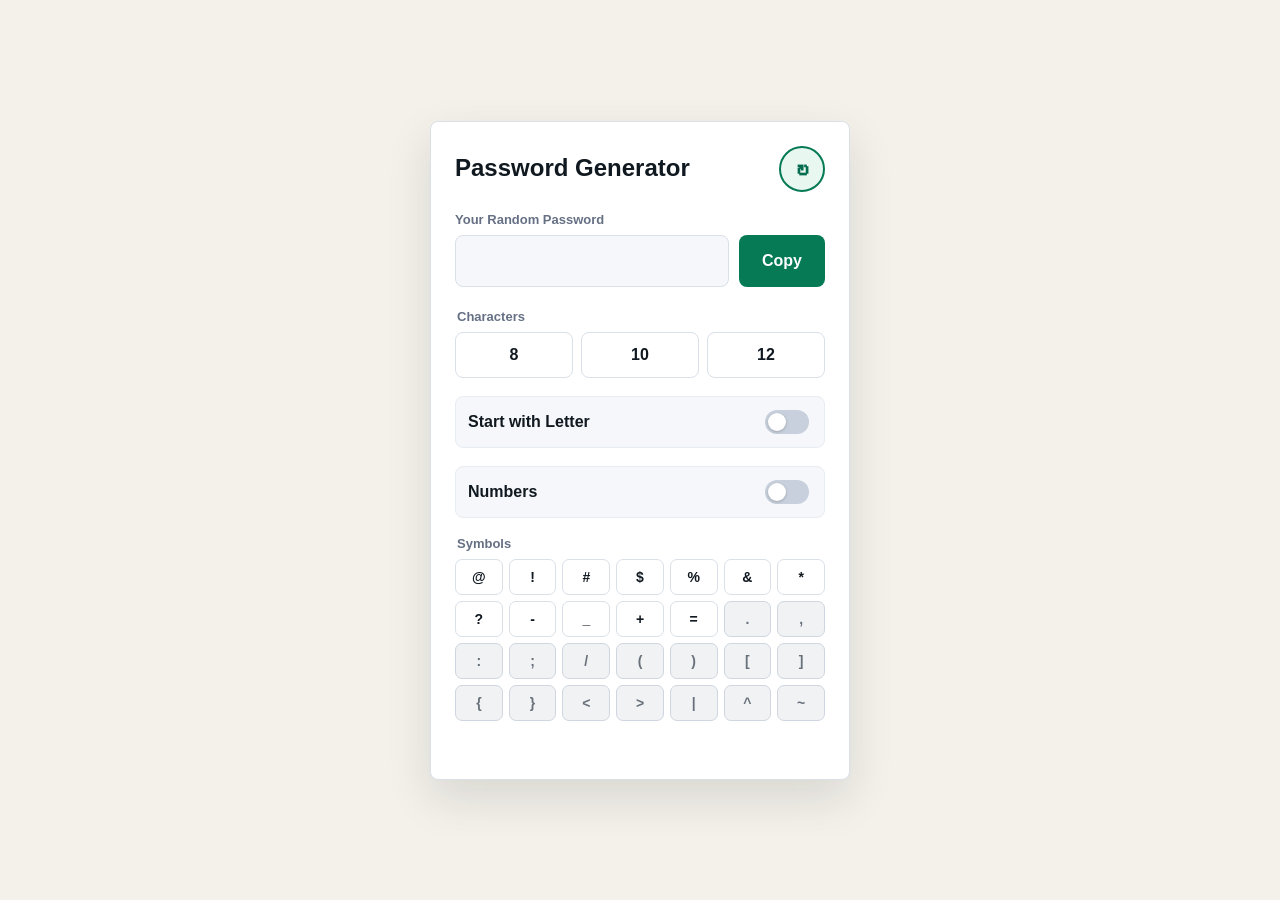
<file: index.html>
<!doctype html>
<html lang="ko">
<head>
  <meta charset="utf-8" />
  <meta name="viewport" content="width=device-width, initial-scale=1" />
  <title>Password Generator</title>
  <link rel="stylesheet" href="styles.css" />
</head>
<body>
  <main class="generator-shell" aria-label="Password Generator">
    <section class="generator-panel">
      <div class="panel-header">
        <h1>Password Generator</h1>
        <button id="generate" class="refresh-button" type="button" aria-label="새 비밀번호 생성" title="새 비밀번호 생성">
          <span aria-hidden="true">↻</span>
        </button>
      </div>

      <label class="field-label" for="password">Your Random Password</label>
      <div class="password-row">
        <input id="password" type="text" readonly aria-live="polite" />
        <button id="copy" class="copy-button" type="button">Copy</button>
      </div>

      <div class="options">
        <fieldset class="option-block">
          <legend class="option-title">Characters</legend>
          <div class="length-options">
            <label><input type="radio" name="length" value="8" /><span>8</span></label>
            <label><input type="radio" name="length" value="10" /><span>10</span></label>
            <label><input type="radio" name="length" value="12" /><span>12</span></label>
          </div>
        </fieldset>

        <label class="switch-row">
          <span>Start with Letter</span>
          <input id="startWithLetter" type="checkbox" />
        </label>

        <label class="switch-row">
          <span>Numbers</span>
          <input id="useNumbers" type="checkbox" />
        </label>

        <fieldset class="option-block">
          <legend class="option-title">Symbols</legend>
          <div class="symbol-options">
            <label><input type="checkbox" name="symbol" value="@" /><span>@</span></label>
            <label><input type="checkbox" name="symbol" value="!" /><span>!</span></label>
            <label><input type="checkbox" name="symbol" value="#" /><span>#</span></label>
            <label><input type="checkbox" name="symbol" value="$" /><span>$</span></label>
            <label><input type="checkbox" name="symbol" value="%" /><span>%</span></label>
            <label><input type="checkbox" name="symbol" value="&amp;" /><span>&amp;</span></label>
            <label><input type="checkbox" name="symbol" value="*" /><span>*</span></label>
            <label><input type="checkbox" name="symbol" value="?" /><span>?</span></label>
            <label><input type="checkbox" name="symbol" value="-" /><span>-</span></label>
            <label><input type="checkbox" name="symbol" value="_" /><span>_</span></label>
            <label><input type="checkbox" name="symbol" value="+" /><span>+</span></label>
            <label><input type="checkbox" name="symbol" value="=" /><span>=</span></label>
            <label><input type="checkbox" name="symbol" value="." /><span class="symbol-caution" title="Small or easy to miss">.</span></label>
            <label><input type="checkbox" name="symbol" value="," /><span class="symbol-caution" title="Small or easy to miss">,</span></label>
            <label><input type="checkbox" name="symbol" value=":" /><span class="symbol-caution" title="Small or easy to miss">:</span></label>
            <label><input type="checkbox" name="symbol" value=";" /><span class="symbol-caution" title="Small or easy to miss">;</span></label>
            <label><input type="checkbox" name="symbol" value="/" /><span class="symbol-caution" title="Can be hard to distinguish">/</span></label>
            <label><input type="checkbox" name="symbol" value="(" /><span class="symbol-caution" title="Bracket symbol">(</span></label>
            <label><input type="checkbox" name="symbol" value=")" /><span class="symbol-caution" title="Bracket symbol">)</span></label>
            <label><input type="checkbox" name="symbol" value="[" /><span class="symbol-caution" title="Bracket symbol">[</span></label>
            <label><input type="checkbox" name="symbol" value="]" /><span class="symbol-caution" title="Bracket symbol">]</span></label>
            <label><input type="checkbox" name="symbol" value="{" /><span class="symbol-caution" title="Bracket symbol">{</span></label>
            <label><input type="checkbox" name="symbol" value="}" /><span class="symbol-caution" title="Bracket symbol">}</span></label>
            <label><input type="checkbox" name="symbol" value="&lt;" /><span class="symbol-caution" title="Can be hard to distinguish">&lt;</span></label>
            <label><input type="checkbox" name="symbol" value="&gt;" /><span class="symbol-caution" title="Can be hard to distinguish">&gt;</span></label>
            <label><input type="checkbox" name="symbol" value="|" /><span class="symbol-caution" title="Can be confused with I or l">|</span></label>
            <label><input type="checkbox" name="symbol" value="^" /><span class="symbol-caution" title="Small or easy to miss">^</span></label>
            <label><input type="checkbox" name="symbol" value="~" /><span class="symbol-caution" title="Small or easy to miss">~</span></label>
          </div>
        </fieldset>
      </div>

      <p id="message" class="message" aria-live="polite"></p>
    </section>
  </main>

  <script src="popup.js?v=20260901-character-error"></script>
</body>
</html>
</file>
<file: styles.css>
* {
  box-sizing: border-box;
}

:root {
  color-scheme: light;
  --page: #f4f1ea;
  --panel: #ffffff;
  --text: #101820;
  --muted: #667085;
  --border: #d9e0e8;
  --soft: #f5f7fa;
  --soft-border: #e8edf3;
  --primary: #057a55;
  --primary-dark: #046c4e;
  --danger: #c81e1e;
  --danger-soft: #fff1f1;
  --danger-border: #f1b8b8;
  --focus: rgba(5, 122, 85, 0.2);
}

html,
body {
  min-height: 100%;
}

body {
  margin: 0;
  font-family: Inter, -apple-system, BlinkMacSystemFont, "Segoe UI", sans-serif;
  background: var(--page);
  color: var(--text);
}

button,
input {
  font: inherit;
}

.generator-shell {
  min-height: 100vh;
  display: grid;
  place-items: center;
  padding: 24px;
}

.generator-panel {
  width: min(100%, 420px);
  background: var(--panel);
  border: 1px solid var(--border);
  border-radius: 8px;
  padding: 24px;
  box-shadow: 0 18px 46px rgba(16, 24, 32, 0.12);
}

.panel-header {
  display: flex;
  align-items: center;
  justify-content: space-between;
  gap: 16px;
  margin-bottom: 20px;
}

h1 {
  margin: 0;
  font-size: 24px;
  line-height: 1.18;
  letter-spacing: 0;
}

.refresh-button {
  width: 46px;
  height: 46px;
  flex: 0 0 46px;
  display: grid;
  place-items: center;
  border: 2px solid var(--primary);
  border-radius: 999px;
  background: #e9f7f1;
  color: var(--primary-dark);
  font-size: 26px;
  font-weight: 900;
  line-height: 1;
  cursor: pointer;
}

.refresh-button:hover {
  background: #dff2e9;
}

.refresh-button span {
  display: block;
  transform: translateY(-1px);
}

.field-label,
.option-title {
  display: block;
  margin: 0 0 8px;
  color: var(--muted);
  font-size: 13px;
  font-weight: 700;
}

.password-row {
  display: grid;
  grid-template-columns: minmax(0, 1fr) 86px;
  gap: 10px;
  margin-bottom: 22px;
}

#password {
  width: 100%;
  min-width: 0;
  height: 52px;
  border: 1px solid var(--border);
  border-radius: 8px;
  padding: 0 14px;
  background: var(--soft);
  color: var(--text);
  font-family: ui-monospace, SFMono-Regular, Menlo, Monaco, Consolas, monospace;
  font-size: 17px;
  letter-spacing: 0;
  overflow: hidden;
  text-overflow: ellipsis;
}

#password.is-error {
  border-color: var(--danger-border);
  background: var(--danger-soft);
  color: var(--danger);
  font-family: Inter, -apple-system, BlinkMacSystemFont, "Segoe UI", sans-serif;
  font-size: 15px;
  font-weight: 800;
}

.copy-button {
  height: 52px;
  border: 0;
  border-radius: 8px;
  background: var(--primary);
  color: #ffffff;
  font-weight: 800;
  cursor: pointer;
}

.copy-button:hover {
  background: var(--primary-dark);
}

.options {
  display: grid;
  gap: 18px;
}

.option-block {
  margin: 0;
  padding: 0;
  border: 0;
}

.length-options,
.symbol-options {
  display: grid;
  gap: 6px;
}

.length-options {
  grid-template-columns: repeat(3, 1fr);
  gap: 8px;
}

.symbol-options {
  grid-template-columns: repeat(7, minmax(0, 1fr));
}

.length-options label,
.symbol-options label {
  position: relative;
  min-width: 0;
}

.length-options input,
.symbol-options input {
  position: absolute;
  opacity: 0;
  pointer-events: none;
}

.length-options span,
.symbol-options span {
  height: 46px;
  display: grid;
  place-items: center;
  border: 1px solid var(--border);
  border-radius: 8px;
  background: var(--panel);
  color: var(--text);
  font-weight: 800;
  cursor: pointer;
}

.symbol-options span {
  height: 36px;
  border-radius: 7px;
  font-size: 14px;
}

.symbol-options .symbol-caution {
  background: #f0f2f4;
  border-color: #cfd6df;
  color: #68707a;
}

.length-options input:checked + span,
.symbol-options input:checked + span {
  border-color: var(--primary);
  background: #e9f7f1;
  color: var(--primary-dark);
}

.symbol-options input:checked + .symbol-caution {
  background: #e4e8ed;
  border-color: #8b98a8;
  color: #394150;
  box-shadow: inset 0 0 0 1px #8b98a8;
}

.switch-row {
  min-height: 46px;
  display: flex;
  align-items: center;
  justify-content: space-between;
  gap: 12px;
  border: 1px solid var(--soft-border);
  border-radius: 8px;
  padding: 10px 12px;
  background: var(--soft);
}

.switch-row span {
  color: var(--text);
  font-weight: 700;
}

.switch-row input {
  width: 44px;
  height: 24px;
  flex: 0 0 44px;
  position: relative;
  appearance: none;
  border: 0;
  border-radius: 999px;
  background: #c7d0dc;
  cursor: pointer;
}

.switch-row input::after {
  content: "";
  width: 18px;
  height: 18px;
  position: absolute;
  top: 3px;
  left: 3px;
  border-radius: 50%;
  background: #ffffff;
  box-shadow: 0 1px 3px rgba(16, 24, 32, 0.24);
  transition: transform 0.16s ease;
}

.switch-row input:checked {
  background: var(--primary);
}

.switch-row input:checked::after {
  transform: translateX(20px);
}

.message {
  min-height: 18px;
  margin: 16px 0 0;
  color: var(--primary-dark);
  font-size: 13px;
  font-weight: 700;
}

button:focus-visible,
input:focus-visible,
.length-options input:focus-visible + span,
.symbol-options input:focus-visible + span {
  outline: 4px solid var(--focus);
  outline-offset: 2px;
}

@media (max-width: 440px) {
  .generator-shell {
    padding: 12px;
    place-items: start center;
  }

  .generator-panel {
    width: 100%;
    padding: 16px;
  }

  h1 {
    font-size: 21px;
  }

  .password-row {
    grid-template-columns: 1fr;
  }

  .copy-button {
    width: 100%;
  }

  .symbol-options {
    grid-template-columns: repeat(7, minmax(0, 1fr));
    gap: 5px;
  }

  .symbol-options span {
    height: 34px;
  }
}

@media (max-width: 340px) {
  .panel-header {
    align-items: start;
  }

  .symbol-options {
    grid-template-columns: repeat(7, minmax(0, 1fr));
    gap: 4px;
  }

  .symbol-options span {
    height: 32px;
    font-size: 13px;
  }
}
</file>
